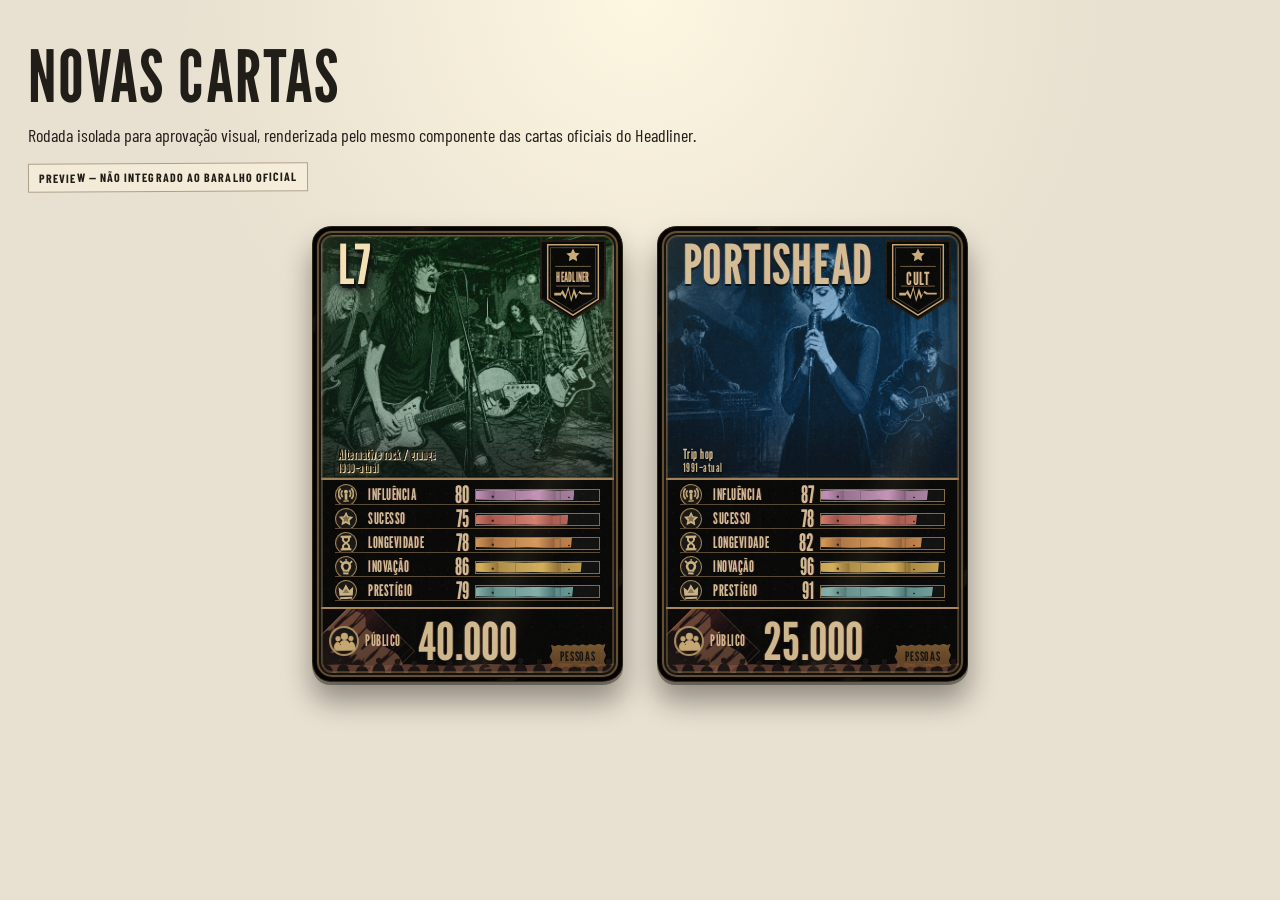
<file: preview-new-cards/index.html>
<!doctype html>
<html lang="pt-BR">
<head>
  <meta charset="utf-8">
  <meta name="viewport" content="width=device-width,initial-scale=1">
  <meta http-equiv="refresh" content="0;url=../index.html?preview=new-cards&amp;cards=L7%2CPortishead">
  <title>Novas cartas — HEADLINER</title>
</head>
<body>
  <p><a href="../index.html?preview=new-cards&amp;cards=L7%2CPortishead">Abrir o preview corrigido de L7 e Portishead</a></p>
  <script>location.replace('../index.html?preview=new-cards&cards=L7%2CPortishead');</script>
</body>
</html>
</file>
